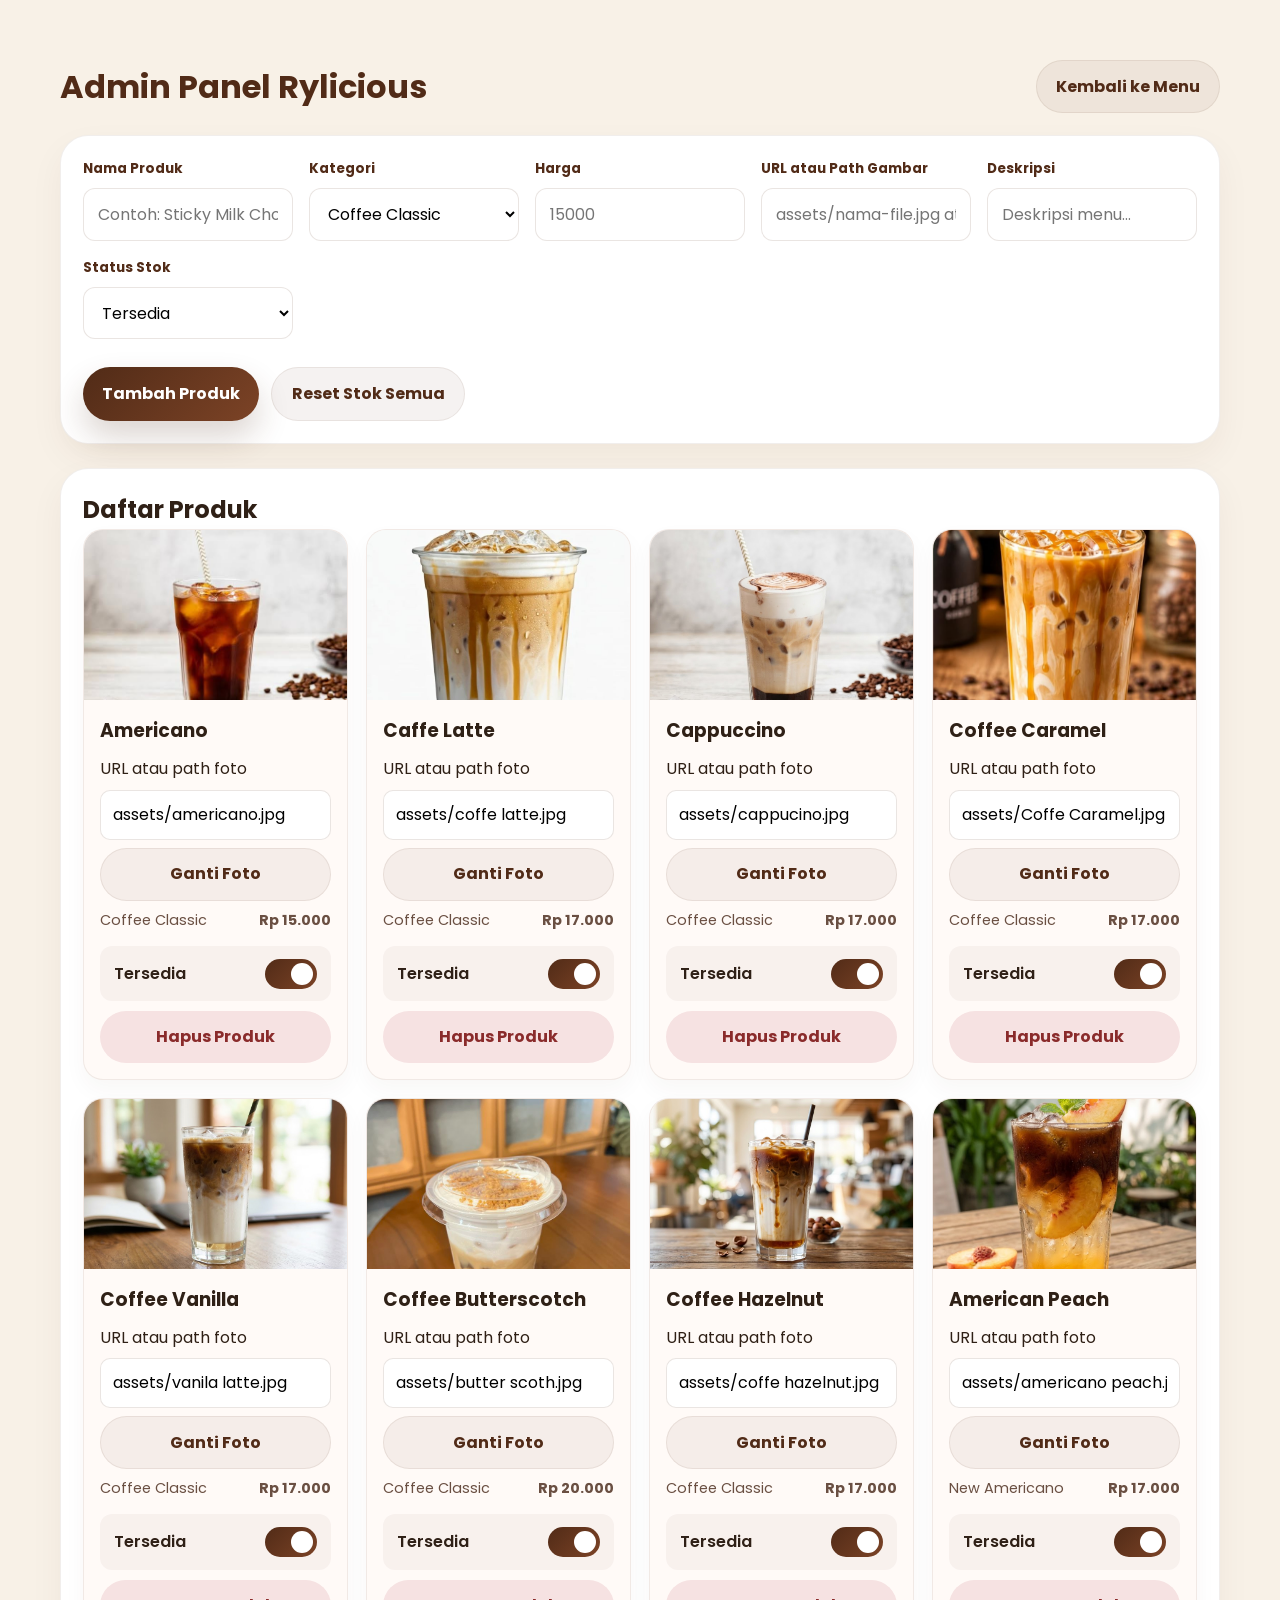
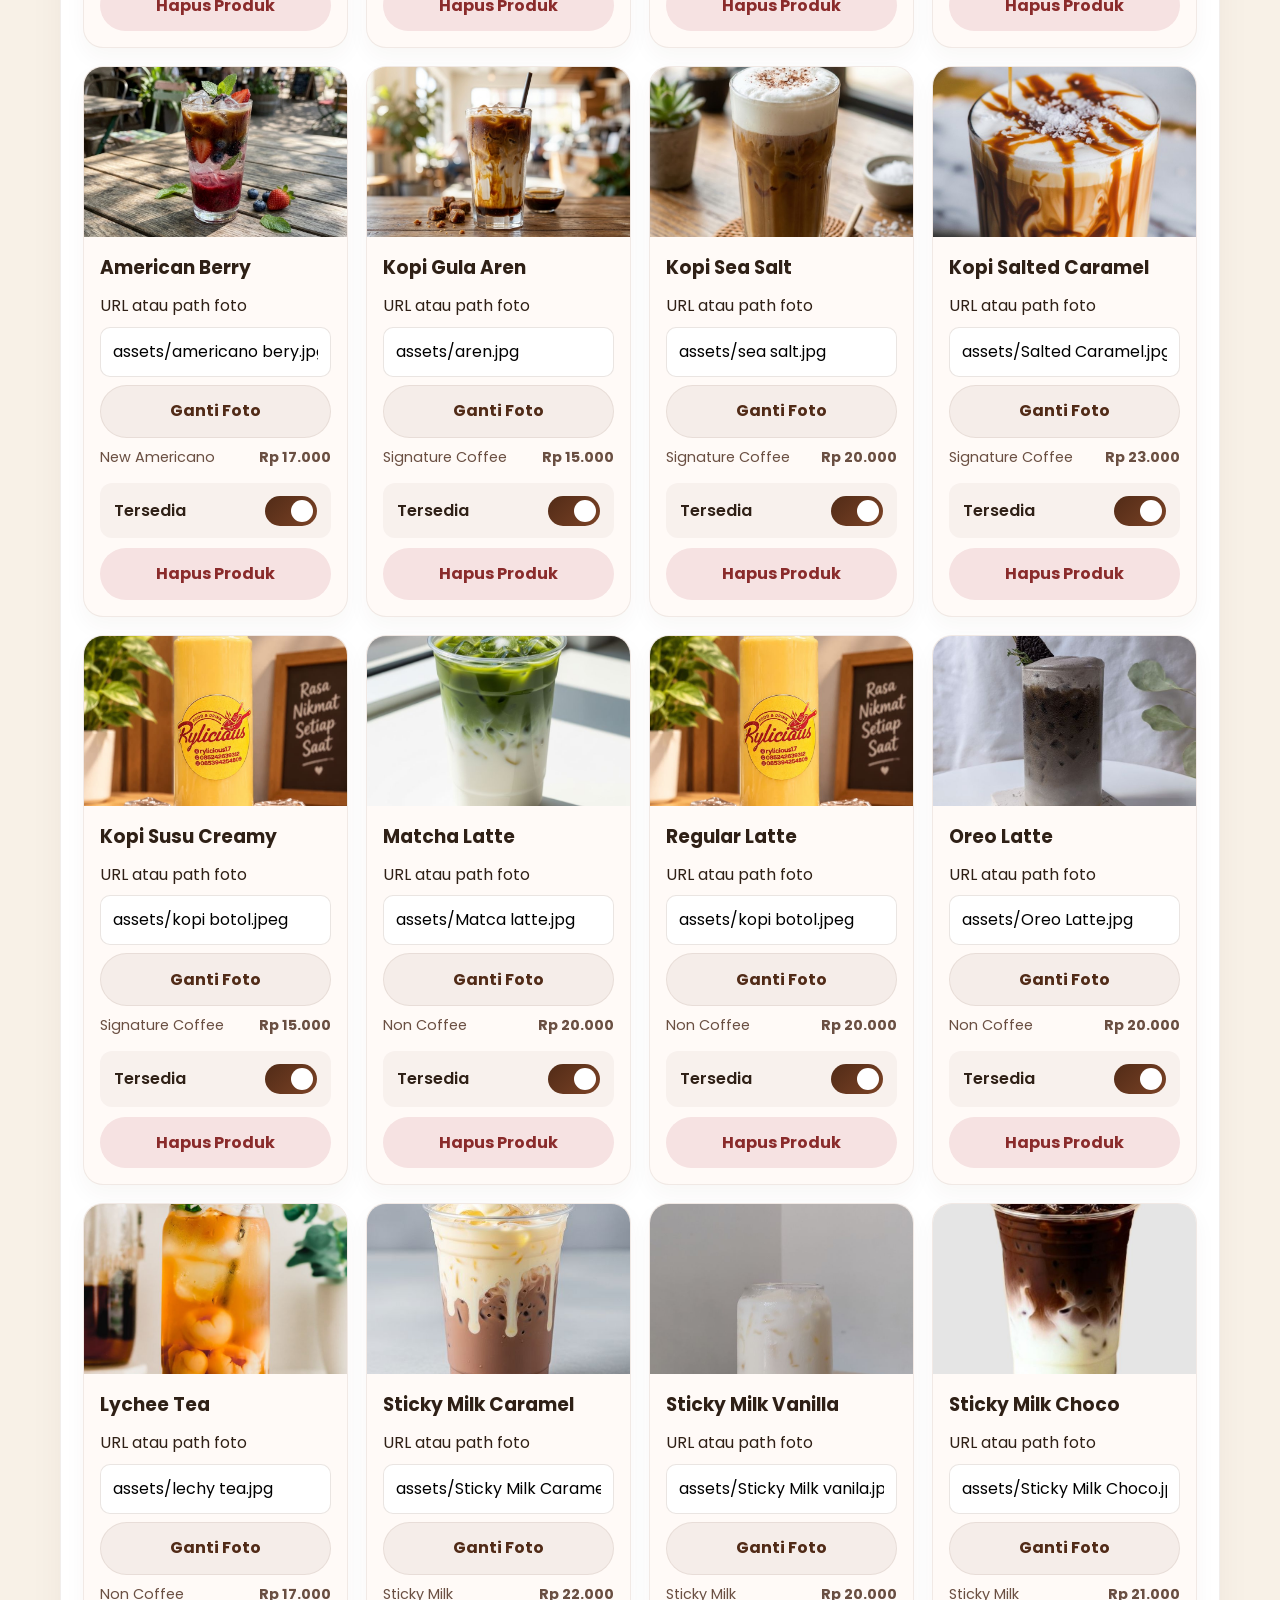
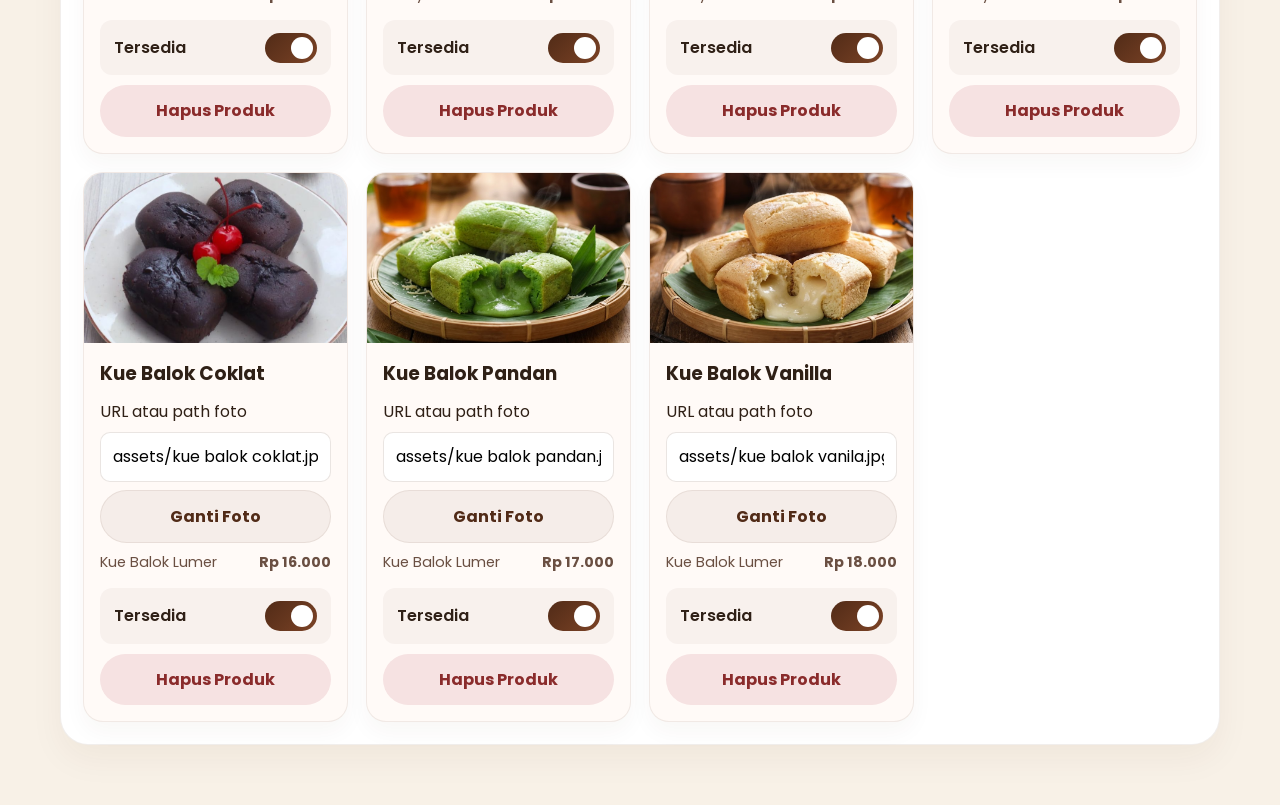
<file: admin.html>
<!DOCTYPE html>
<html lang="id">
  <head>
    <meta charset="UTF-8" />
    <meta name="viewport" content="width=device-width, initial-scale=1.0" />
    <title>Admin Rylicious</title>
    <link rel="preconnect" href="https://fonts.googleapis.com" />
    <link rel="preconnect" href="https://fonts.gstatic.com" crossorigin />
    <link
      href="https://fonts.googleapis.com/css2?family=Poppins:wght@400;500;600;700;800&display=swap"
      rel="stylesheet"
    />
    <link rel="stylesheet" href="style.css" />
    <style>
      body {
        background: #f8f1e7;
      }

      .admin-page {
        max-width: 1200px;
        margin: 40px auto;
        padding: 20px;
      }

      .admin-header {
        display: flex;
        justify-content: space-between;
        align-items: center;
        gap: 1rem;
        flex-wrap: wrap;
        margin-bottom: 22px;
      }

      .admin-header h1 {
        color: #512b17;
        font-size: 2rem;
      }

      .admin-actions {
        display: flex;
        gap: 12px;
        flex-wrap: wrap;
      }

      .admin-panel {
        background: white;
        border: 1px solid rgba(81, 43, 23, 0.08);
        border-radius: 28px;
        padding: 22px;
        box-shadow: 0 14px 34px rgba(81, 43, 23, 0.05);
      }

      .admin-form {
        display: grid;
        grid-template-columns: repeat(auto-fit, minmax(200px, 1fr));
        gap: 16px;
        margin-bottom: 28px;
      }

      .form-group {
        display: flex;
        flex-direction: column;
        gap: 8px;
      }

      .form-group label {
        font-size: 0.85rem;
        font-weight: 700;
        color: #512b17;
      }

      .form-group input,
      .form-group select {
        width: 100%;
        padding: 0.8rem 0.85rem;
        border: 1px solid rgba(81, 43, 23, 0.12);
        border-radius: 12px;
        font: inherit;
        background: #fff;
      }

      .admin-btn-row {
        display: flex;
        gap: 12px;
        flex-wrap: wrap;
        margin-top: 8px;
      }

      .admin-list {
        display: grid;
        grid-template-columns: repeat(auto-fit, minmax(260px, 1fr));
        gap: 18px;
      }

      .admin-card {
        background: #fffaf7;
        border: 1px solid rgba(81, 43, 23, 0.08);
        border-radius: 20px;
        overflow: hidden;
        box-shadow: 0 10px 22px rgba(81, 43, 23, 0.04);
      }

      .admin-card img {
        width: 100%;
        height: 170px;
        object-fit: cover;
      }

      .image-update-form {
        display: flex;
        flex-direction: column;
        gap: 8px;
      }

      .image-update-form input {
        width: 100%;
        padding: 0.7rem 0.75rem;
        border: 1px solid rgba(81, 43, 23, 0.12);
        border-radius: 10px;
        font: inherit;
        background: #fff;
      }

      .admin-card-body {
        padding: 16px;
      }

      .admin-card h3 {
        margin-bottom: 10px;
      }

      .admin-meta {
        display: flex;
        justify-content: space-between;
        gap: 10px;
        margin: 8px 0 14px;
        font-size: 0.9rem;
        color: #6a4f42;
      }

      .admin-card-actions {
        display: flex;
        flex-direction: column;
        gap: 10px;
      }

      .switch {
        display: flex;
        align-items: center;
        justify-content: space-between;
        gap: 12px;
        background: rgba(81, 43, 23, 0.04);
        border-radius: 12px;
        padding: 0.8rem 0.85rem;
        font-weight: 600;
      }

      .switch input {
        appearance: none;
        width: 52px;
        height: 30px;
        background: #d9d0c8;
        border-radius: 999px;
        position: relative;
        cursor: pointer;
        transition: 0.2s ease;
      }

      .switch input::before {
        content: "";
        position: absolute;
        width: 22px;
        height: 22px;
        left: 4px;
        top: 4px;
        border-radius: 50%;
        background: white;
        transition: 0.2s ease;
      }

      .switch input:checked {
        background: linear-gradient(135deg, #512b17, #7c4326);
      }

      .switch input:checked::before {
        transform: translateX(22px);
      }

      .delete-btn {
        background: #f6e2e2;
        color: #8a2b2b;
        border: 1px solid rgba(138, 43, 43, 0.08);
      }

      .delete-btn:hover {
        background: #f3d2d2;
      }

      .btn-primary,
      .btn-secondary,
      .delete-btn {
        display: inline-flex;
        align-items: center;
        justify-content: center;
        padding: 0.8rem 1.2rem;
        border-radius: 999px;
        font-weight: 700;
        border: none;
        cursor: pointer;
        text-decoration: none;
      }

      .btn-primary {
        background: linear-gradient(135deg, #512b17, #7c4326);
        color: white;
      }

      .btn-secondary {
        background: rgba(81, 43, 23, 0.06);
        color: #512b17;
        border: 1px solid rgba(81, 43, 23, 0.08);
      }

      @media (max-width: 720px) {
        .admin-header {
          align-items: flex-start;
        }

        .admin-btn-row {
          width: 100%;
        }

        .admin-btn-row > * {
          flex: 1;
        }
      }
    </style>
  </head>
  <body>
    <div class="admin-page">
      <div class="admin-header">
        <h1>Admin Panel Rylicious</h1>

        <div class="admin-actions">
          <a href="index.html" class="btn-secondary">Kembali ke Menu</a>
        </div>
      </div>

      <div class="admin-panel">
        <form id="add-product-form" class="admin-form">
          <div class="form-group">
            <label for="product-name">Nama Produk</label>
            <input id="product-name" type="text" placeholder="Contoh: Sticky Milk Choco" required />
          </div>

          <div class="form-group">
            <label for="product-category">Kategori</label>
            <select id="product-category">
              <option value="Coffee Classic">Coffee Classic</option>
              <option value="New Americano">New Americano</option>
              <option value="Signature Coffee">Signature Coffee</option>
              <option value="Non Coffee">Non Coffee</option>
              <option value="Sticky Milk">Sticky Milk</option>
              <option value="Kue Balok Lumer">Kue Balok Lumer</option>
            </select>
          </div>

          <div class="form-group">
            <label for="product-price">Harga</label>
            <input id="product-price" type="number" min="1000" step="1000" placeholder="15000" required />
          </div>

          <div class="form-group">
            <label for="product-image">URL atau Path Gambar</label>
            <input id="product-image" type="text" placeholder="assets/nama-file.jpg atau https://..." required />
          </div>

          <div class="form-group">
            <label for="product-description">Deskripsi</label>
            <input id="product-description" type="text" placeholder="Deskripsi menu..." required />
          </div>

          <div class="form-group">
            <label for="product-stock">Status Stok</label>
            <select id="product-stock">
              <option value="true">Tersedia</option>
              <option value="false">Habis</option>
            </select>
          </div>
        </form>

        <div class="admin-btn-row">
          <button type="submit" form="add-product-form" class="btn-primary">Tambah Produk</button>
          <button type="button" id="reset-stock" class="btn-secondary">Reset Stok Semua</button>
        </div>
      </div>

      <div class="admin-panel" style="margin-top: 24px;">
        <h2>Daftar Produk</h2>
        <div id="admin-list" class="admin-list"></div>
      </div>
    </div>

    <script src="admin.js"></script>
  </body>
</html>
</file>
<file: style.css>
:root {
  --bg: #f8f1e7;
  --bg-soft: #fdf7f1;
  --panel: #fffdfb;
  --panel-2: #f3e5d2;
  --primary: #512b17;
  --primary-2: #7c4326;
  --accent: #d7a568;
  --accent-soft: #f3d3a1;
  --text: #2f2016;
  --muted: #6a4f42;
  --line: rgba(81, 43, 23, 0.1);
  --shadow: 0 18px 40px rgba(70, 36, 18, 0.12);
  --success: #2c7a5a;
}

* {
  box-sizing: border-box;
  margin: 0;
  padding: 0;
}

html {
  scroll-behavior: smooth;
}

body {
  font-family: "Poppins", sans-serif;
  background: var(--bg-soft);
  color: var(--text);
  line-height: 1.6;
}

img {
  display: block;
  width: 100%;
}

a {
  text-decoration: none;
  color: inherit;
}

button {
  border: none;
  background: none;
  cursor: pointer;
  font: inherit;
}

.container {
  width: min(1160px, calc(100% - 32px));
  margin: 0 auto;
}

.topbar {
  position: sticky;
  top: 0;
  z-index: 60;
  background: rgba(248, 241, 231, 0.88);
  backdrop-filter: blur(12px);
  border-bottom: 1px solid var(--line);
}

.topbar-inner {
  display: flex;
  align-items: center;
  justify-content: space-between;
  min-height: 80px;
  gap: 1rem;
}

.brand {
  display: flex;
  align-items: center;
  gap: 12px;
}

.brand-badge {
  width: 46px;
  height: 46px;
  border-radius: 12px;
  object-fit: cover;
  border: 1px solid rgba(81, 43, 23, 0.08);
  box-shadow: var(--shadow);
}

.brand-text {
  display: flex;
  flex-direction: column;
  line-height: 1.1;
}

.brand-text span {
  font-weight: 700;
  font-size: 1.05rem;
}

.brand-text small {
  color: var(--muted);
}

.nav {
  display: flex;
  align-items: center;
  gap: 22px;
  color: var(--muted);
  font-weight: 500;
}

.nav a:hover {
  color: var(--primary);
}

.btn-primary,
.btn-secondary {
  display: inline-flex;
  align-items: center;
  justify-content: center;
  padding: 0.9rem 1.35rem;
  border-radius: 999px;
  font-weight: 700;
  transition: 0.2s ease;
}

.btn-primary {
  background: linear-gradient(135deg, var(--primary), var(--primary-2));
  color: white;
  box-shadow: 0 16px 32px rgba(81, 43, 23, 0.2);
}

.btn-primary:hover {
  transform: translateY(-2px);
}

.btn-secondary {
  background: rgba(81, 43, 23, 0.06);
  color: var(--primary);
  border: 1px solid rgba(81, 43, 23, 0.08);
}

.full-width {
  width: 100%;
}

.hero {
  padding: 48px 0 52px;
  background:
    radial-gradient(circle at 10% 10%, rgba(215, 165, 104, 0.18), transparent 25%),
    linear-gradient(180deg, rgba(255,255,255,0.2), rgba(248,241,231,0.2));
}

.hero-inner {
  display: grid;
  grid-template-columns: 1.1fr 0.9fr;
  align-items: center;
  gap: 2rem;
}

.hero-copy h1 {
  font-family: "Playfair Display", serif;
  font-size: clamp(3.6rem, 7vw, 7rem);
  line-height: 0.9;
  letter-spacing: -0.05em;
  margin-top: 0.3rem;
}

.eyebrow {
  display: inline-block;
  background: rgba(81, 43, 23, 0.08);
  border-radius: 999px;
  padding: 0.45rem 0.9rem;
  color: var(--primary);
  font-weight: 600;
  margin-bottom: 0.5rem;
}

.subtitle {
  font-family: "Playfair Display", serif;
  font-size: clamp(1.8rem, 3vw, 3rem);
  color: var(--primary);
  margin-bottom: 0.8rem;
  letter-spacing: 0.08em;
}

.hero-desc {
  color: var(--muted);
  font-size: 1.02rem;
  max-width: 650px;
  margin-bottom: 1.5rem;
}

.hero-actions {
  display: flex;
  gap: 1rem;
  flex-wrap: wrap;
  margin-bottom: 1.5rem;
}

.hero-meta {
  display: flex;
  gap: 2rem;
  flex-wrap: wrap;
}

.hero-meta div {
  display: flex;
  flex-direction: column;
  gap: 0.2rem;
}

.hero-meta strong {
  color: var(--primary);
  font-size: 0.85rem;
}

.hero-meta span {
  color: var(--muted);
}

.hero-visual {
  position: relative;
  display: flex;
  justify-content: center;
  align-items: center;
}

.cup-card {
  width: min(440px, 100%);
  overflow: hidden;
  border-radius: 32px;
  box-shadow: var(--shadow);
  border: 1px solid rgba(81, 43, 23, 0.08);
}

.cup-card img {
  height: 560px;
  object-fit: cover;
}

.badge-float {
  position: absolute;
  left: -12px;
  bottom: 24px;
  background: rgba(255, 255, 255, 0.96);
  border-radius: 18px;
  padding: 0.9rem 1rem;
  box-shadow: var(--shadow);
  border: 1px solid rgba(81, 43, 23, 0.06);
}

.badge-float span {
  display: block;
  font-size: 0.76rem;
  color: var(--muted);
}

.badge-float strong {
  color: var(--primary);
}

.features {
  display: grid;
  grid-template-columns: repeat(3, minmax(0, 1fr));
  gap: 1.25rem;
  margin: 1.6rem auto 3.5rem;
}

.feature-card {
  background: #fff;
  border-radius: 24px;
  border: 1px solid var(--line);
  padding: 1.5rem;
  box-shadow: 0 10px 18px rgba(81, 43, 23, 0.04);
}

.feature-card span {
  width: 46px;
  height: 46px;
  border-radius: 14px;
  display: grid;
  place-items: center;
  font-weight: 700;
  background: rgba(81, 43, 23, 0.08);
  color: var(--primary);
  margin-bottom: 1rem;
}

.feature-card h3 {
  margin-bottom: 0.45rem;
}

.feature-card p {
  color: var(--muted);
}

.menu-section {
  padding: 20px 0 35px;
}

.title-wrap {
  text-align: center;
  margin-bottom: 1.8rem;
}

.title-wrap.left {
  text-align: left;
  margin-bottom: 1.4rem;
}

.section-tag {
  color: var(--primary);
  font-size: 0.8rem;
  letter-spacing: 0.08em;
  text-transform: uppercase;
  font-weight: 700;
  margin-bottom: 0.5rem;
}

.title-wrap h2 {
  font-size: clamp(2rem, 4vw, 3rem);
}

.filter-menu {
  display: flex;
  align-items: center;
  justify-content: center;
  flex-wrap: wrap;
  gap: 0.8rem;
  margin-bottom: 1.9rem;
}

.filter-btn {
  background: rgba(81, 43, 23, 0.06);
  color: var(--text);
  padding: 0.8rem 1.1rem;
  border-radius: 999px;
  border: 1px solid transparent;
  font-weight: 600;
}

.filter-btn.active {
  background: linear-gradient(135deg, var(--primary), var(--primary-2));
  color: white;
  box-shadow: 0 16px 28px rgba(81, 43, 23, 0.22);
}

.menu-grid {
  display: grid;
  grid-template-columns: repeat(4, minmax(0, 1fr));
  gap: 1.5rem;
}

.product-card {
  background: white;
  border: 1px solid var(--line);
  border-radius: 24px;
  overflow: hidden;
  box-shadow: 0 10px 22px rgba(81, 43, 23, 0.04);
  transition: transform 0.2s ease;
}

.product-card:hover {
  transform: translateY(-4px);
}

.product-image {
  height: 200px;
  overflow: hidden;
  background: #f2efe8;
}

.product-image img {
  width: 100%;
  height: 100%;
  object-fit: cover;
}

.product-body {
  padding: 1rem;
}

.product-top {
  display: flex;
  align-items: center;
  justify-content: space-between;
  gap: 1rem;
  margin-bottom: 0.5rem;
}

.product-name {
  font-size: 1rem;
  font-weight: 700;
  line-height: 1.35;
}

.product-category {
  display: inline-block;
  background: rgba(215, 165, 104, 0.14);
  color: var(--primary);
  font-size: 0.72rem;
  font-weight: 700;
  border-radius: 999px;
  padding: 0.25rem 0.6rem;
}

.product-desc {
  color: var(--muted);
  font-size: 0.86rem;
  margin-bottom: 1rem;
}

.product-options {
  display: flex;
  flex-direction: column;
  gap: 0.45rem;
  margin: 0.8rem 0 1rem;
}

.product-options label {
  font-size: 0.78rem;
  font-weight: 700;
  color: var(--primary);
}

.topping-select {
  width: 100%;
  padding: 0.7rem 0.8rem;
  border-radius: 12px;
  border: 1px solid var(--line);
  background: #fff;
  color: var(--text);
  font: inherit;
  outline: none;
}

.topping-select:focus {
  border-color: rgba(81, 43, 23, 0.4);
  box-shadow: 0 0 0 3px rgba(81, 43, 23, 0.08);
}

.product-footer {
  display: flex;
  justify-content: space-between;
  align-items: center;
  gap: 0.8rem;
}

.price {
  color: var(--primary);
  font-weight: 800;
  font-size: 1.05rem;
}

.add-btn {
  background: rgba(81, 43, 23, 0.08);
  color: var(--primary);
  padding: 0.7rem 0.85rem;
  border-radius: 12px;
  font-weight: 700;
}

.add-btn:hover {
  background: var(--primary);
  color: white;
}

.cart-section {
  padding: 35px 0 25px;
}

.cart-layout {
  display: grid;
  grid-template-columns: 1.45fr 0.8fr;
  gap: 1.4rem;
  align-items: start;
}

.cart-panel,
.summary-panel {
  background: white;
  border: 1px solid var(--line);
  border-radius: 26px;
  padding: 1.5rem;
  box-shadow: 0 10px 24px rgba(81, 43, 23, 0.04);
}

.cart-items {
  display: flex;
  flex-direction: column;
  gap: 1rem;
}

.empty-cart {
  color: var(--muted);
  padding: 0.6rem 0;
}

.empty-menu {
  background: white;
  border: 1px solid rgba(81, 43, 23, 0.08);
  border-radius: 20px;
  padding: 24px;
  text-align: center;
  color: #6a4f42;
}

.cart-item {
  display: flex;
  align-items: center;
  justify-content: space-between;
  gap: 1rem;
  border: 1px solid var(--line);
  border-radius: 18px;
  background: #fffaf7;
  padding: 0.8rem 0.9rem;
}

.cart-item-left {
  display: flex;
  align-items: center;
  gap: 0.8rem;
}

.cart-thumb {
  width: 58px;
  height: 58px;
  border-radius: 14px;
  overflow: hidden;
}

.cart-thumb img {
  width: 100%;
  height: 100%;
  object-fit: cover;
}

.cart-item h4 {
  font-size: 0.96rem;
}

.cart-item small {
  display: block;
  color: var(--muted);
}

.qty-controls {
  display: flex;
  align-items: center;
  gap: 0.55rem;
  margin-top: 0.35rem;
}

.qty-btn {
  width: 28px;
  height: 28px;
  border-radius: 8px;
  background: rgba(81, 43, 23, 0.08);
  color: var(--primary);
  font-weight: 700;
}

.qty-value {
  min-width: 18px;
  text-align: center;
  font-weight: 700;
}

.item-price {
  color: var(--primary);
  font-weight: 700;
}

.summary-panel h3 {
  font-size: 1.5rem;
  margin-bottom: 1rem;
}

.summary-row {
  display: flex;
  justify-content: space-between;
  align-items: center;
  padding: 0.7rem 0;
  color: var(--muted);
  border-bottom: 1px solid rgba(81, 43, 23, 0.08);
}

.summary-row.total {
  color: var(--text);
  font-size: 1.1rem;
  border-bottom: none;
  padding-top: 1.2rem;
}

#checkout-btn {
  margin-top: 1rem;
}

.promo-section,
.testimonial-section {
  padding: 70px 0 20px;
}

.promo-grid,
.testimonial-grid {
  display: grid;
  grid-template-columns: repeat(3, minmax(0, 1fr));
  gap: 1.25rem;
}

.promo-card,
.testimonial {
  background: white;
  border: 1px solid var(--line);
  border-radius: 24px;
  padding: 1.5rem;
  box-shadow: 0 10px 18px rgba(81, 43, 23, 0.04);
}

.promo-tag {
  display: inline-block;
  background: rgba(215, 165, 104, 0.2);
  color: var(--primary);
  border-radius: 999px;
  padding: 0.35rem 0.7rem;
  font-size: 0.75rem;
  font-weight: 700;
  margin-bottom: 0.9rem;
}

.promo-card h3 {
  margin-bottom: 0.6rem;
}

.promo-card p {
  color: var(--muted);
  margin-bottom: 0.8rem;
}

.promo-card strong {
  color: var(--primary);
}

.testimonial p {
  color: var(--muted);
  margin-bottom: 1rem;
}

.person {
  display: flex;
  flex-direction: column;
}

.person span {
  color: var(--muted);
  font-size: 0.8rem;
}

.contact-section {
  padding: 80px 0 60px;
}

.contact-box {
  display: grid;
  grid-template-columns: 1.2fr 0.8fr;
  gap: 1.4rem;
  background: linear-gradient(135deg, rgba(81, 43, 23, 0.06), rgba(215, 165, 104, 0.12));
  border: 1px solid var(--line);
  border-radius: 28px;
  padding: 2rem;
}

.contact-copy h2 {
  font-size: clamp(2rem, 4vw, 2.8rem);
  margin-bottom: 0.8rem;
}

.contact-copy p {
  color: var(--muted);
}

.contact-list {
  list-style: none;
  margin-top: 1rem;
  display: flex;
  flex-direction: column;
  gap: 0.5rem;
  font-weight: 600;
}

.map-link {
  color: var(--primary);
  text-decoration: underline;
  text-underline-offset: 0.15em;
}

.map-link:hover {
  color: var(--primary-2);
}

.contact-card {
  background: white;
  border: 1px solid var(--line);
  border-radius: 24px;
  padding: 1.5rem;
  display: flex;
  flex-direction: column;
  justify-content: center;
  gap: 1rem;
  box-shadow: 0 10px 18px rgba(81, 43, 23, 0.04);
}

.contact-card h3 {
  font-size: 1.7rem;
}

.contact-card p {
  color: var(--muted);
}

.footer {
  background: #201610;
  color: rgba(255,255,255,0.8);
  padding: 1.5rem 0;
}

.footer-inner {
  display: flex;
  justify-content: space-between;
  align-items: center;
  gap: 1rem;
  flex-wrap: wrap;
}

.footer h3 {
  margin-bottom: 0.2rem;
}

@media (max-width: 980px) {
  .hero-inner,
  .cart-layout,
  .contact-box {
    grid-template-columns: 1fr;
  }

  .menu-grid {
    grid-template-columns: repeat(2, minmax(0, 1fr));
  }

  .promo-grid,
  .testimonial-grid {
    grid-template-columns: 1fr;
  }
}

@media (max-width: 720px) {
  .nav {
    display: none;
  }

  .features {
    grid-template-columns: 1fr;
  }

  .menu-grid {
    grid-template-columns: 1fr;
  }

  .hero {
    padding-top: 30px;
  }

  .hero-actions {
    flex-direction: column;
    align-items: stretch;
  }

  .hero-actions .btn-primary,
  .hero-actions .btn-secondary {
    width: 100%;
  }

  .filter-menu {
    justify-content: flex-start;
    overflow-x: auto;
    white-space: nowrap;
    padding-bottom: 0.4rem;
  }
}
</file>
